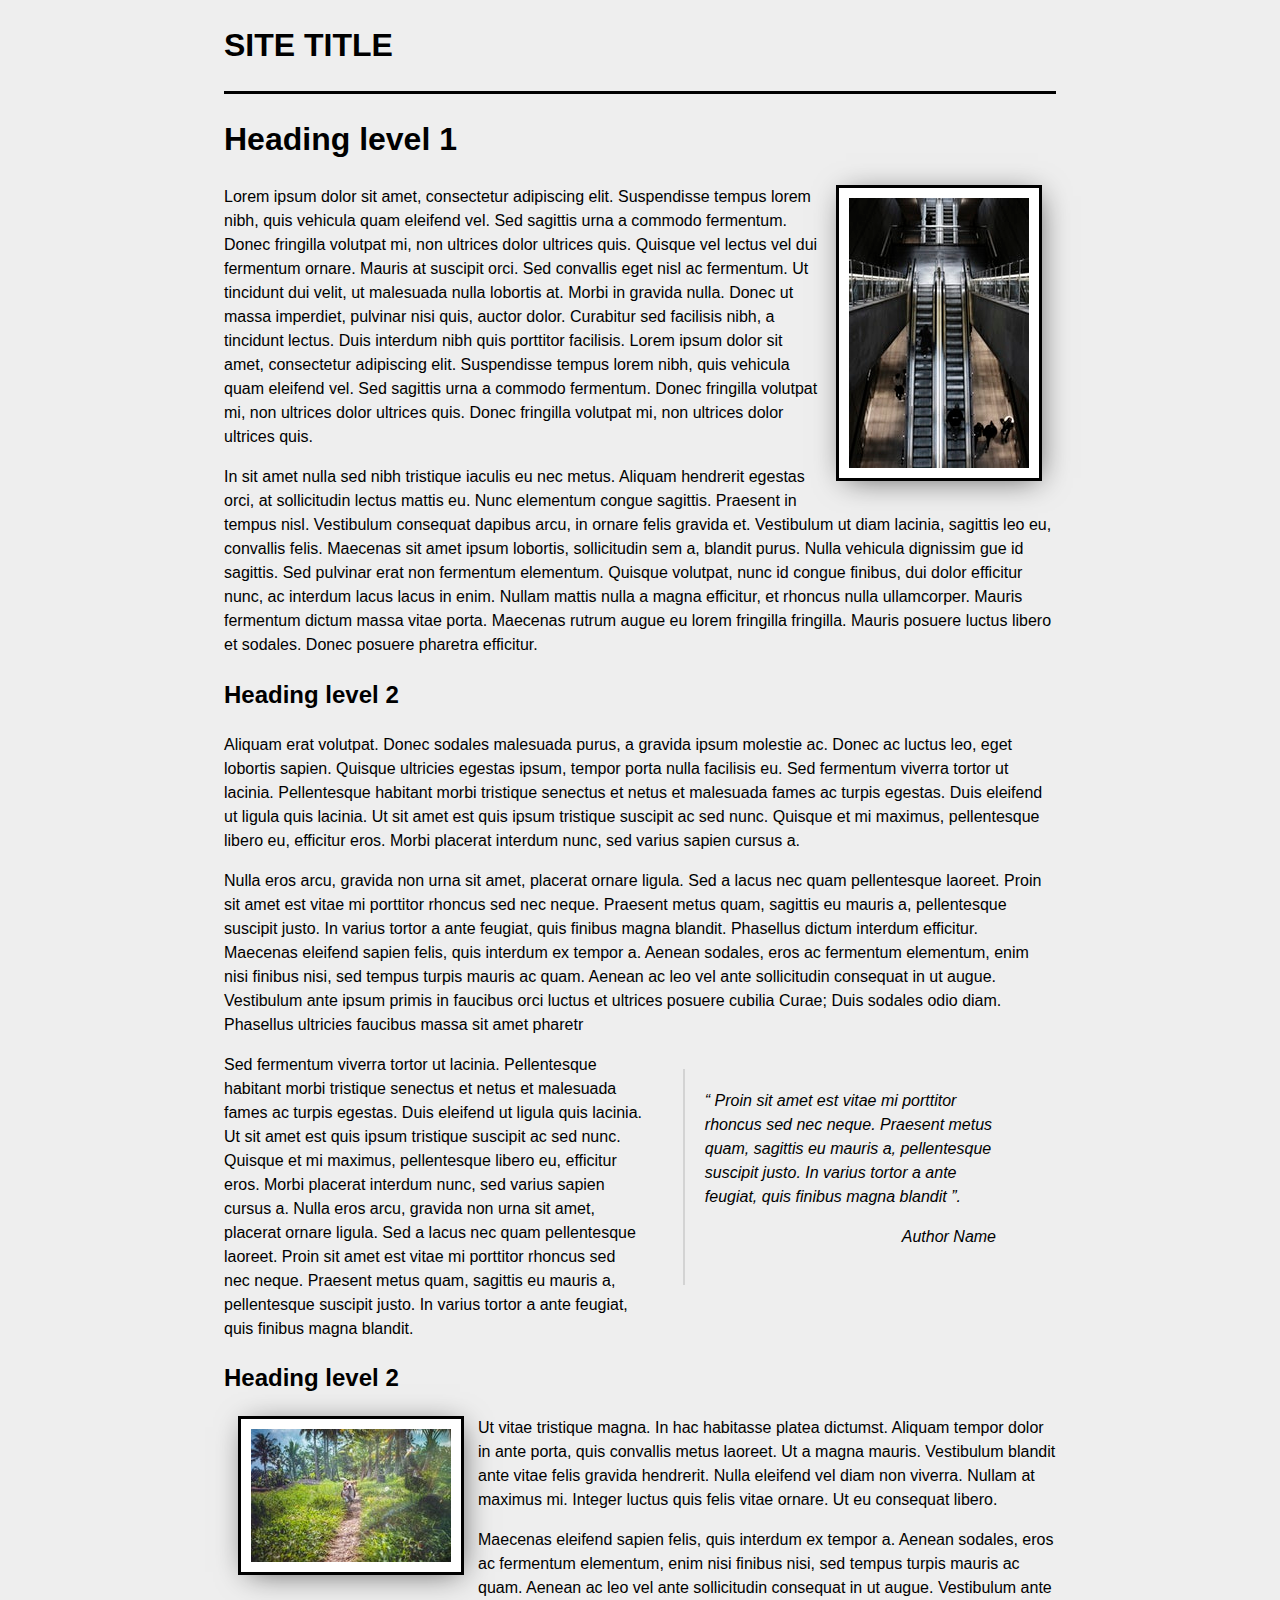
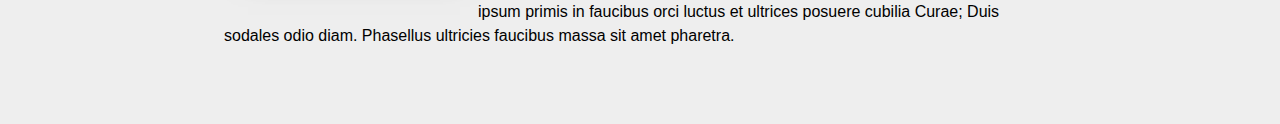
<file: L5_01_Article-with-quotes-and-media/index.html>
<!DOCTYPE html>
<html lang="en">
<head>
    <meta charset="UTF-8">
    <meta name="viewport" content="width=device-width, initial-scale=1.0">
    <title>Article with Quotes and Media</title>
    <link rel="stylesheet" href="styles.css">
</head>
<body>
    <header>
        <h1 class="site-title">
            Site title
        </h1>
    </header>
    <main>
        <section class="first-section">
                <h1>Heading level 1</h1>
            <img src="./images/picture1.jpg" class="images">
            <p>
                Lorem ipsum dolor sit amet, consectetur adipiscing elit.
             Suspendisse tempus lorem nibh, quis vehicula quam eleifend vel. 
             Sed sagittis urna a commodo fermentum. Donec fringilla volutpat mi, 
             non ultrices dolor ultrices quis. 
             Quisque vel lectus vel dui fermentum ornare. 
             Mauris at suscipit orci. Sed convallis eget nisl ac fermentum. 
             Ut tincidunt dui velit, ut malesuada nulla lobortis at. Morbi in gravida nulla. 
             Donec ut massa imperdiet, pulvinar nisi quis, auctor dolor. Curabitur sed facilisis 
             nibh, a tincidunt lectus. Duis interdum nibh quis porttitor facilisis.
             Lorem ipsum dolor sit amet, consectetur adipiscing elit.
             Suspendisse tempus lorem nibh, quis vehicula quam eleifend vel. 
             Sed sagittis urna a commodo fermentum. Donec fringilla volutpat mi, 
             non ultrices dolor ultrices quis. Donec fringilla volutpat mi, 
             non ultrices dolor ultrices quis.  
             
            </p> 
             <p>
                In sit amet nulla 
                sed nibh tristique iaculis eu nec metus.
                Aliquam hendrerit egestas orci, at sollicitudin lectus mattis eu. 
                Nunc elementum congue sagittis. Praesent in tempus nisl. Vestibulum consequat dapibus arcu, 
                in ornare felis gravida et. Vestibulum ut diam lacinia, sagittis leo eu, convallis felis. 
                Maecenas sit amet ipsum lobortis, sollicitudin sem a, blandit purus. Nulla vehicula dignissim 
                gue id sagittis. Sed pulvinar erat non fermentum elementum. Quisque volutpat, nunc id congue 
                finibus, dui dolor efficitur nunc, ac interdum lacus lacus in enim. Nullam mattis nulla a magna efficitur, 
                et rhoncus nulla ullamcorper. Mauris fermentum dictum massa vitae porta. Maecenas rutrum augue eu lorem fringilla 
                fringilla. Mauris posuere luctus libero et sodales. Donec posuere pharetra efficitur.
             </p>
        </section>
        <section>
            <h2>Heading level 2</h2>
                
            <p>
                Aliquam erat volutpat. 
                Donec sodales malesuada purus, a gravida ipsum molestie ac. 
                Donec ac luctus leo, eget lobortis sapien. Quisque ultricies egestas ipsum, tempor porta nulla facilisis eu. 
                Sed fermentum viverra tortor ut lacinia. 
                Pellentesque habitant morbi tristique senectus et netus et malesuada fames ac turpis egestas. 
                Duis eleifend ut ligula quis lacinia. 
                Ut sit amet est quis ipsum tristique suscipit ac sed nunc. Quisque et mi maximus, pellentesque libero eu, efficitur eros.
                Morbi placerat interdum nunc, sed varius sapien cursus a.
            </p>
                
            <p>
                Nulla eros arcu, gravida non urna sit amet, placerat ornare ligula. 
                Sed a lacus nec quam pellentesque laoreet. Proin sit amet est vitae mi porttitor rhoncus sed nec neque. Praesent metus quam, 
                sagittis eu mauris a, pellentesque suscipit justo. In varius tortor a ante feugiat, quis finibus magna blandit.
                Phasellus dictum interdum efficitur. Maecenas eleifend sapien felis, quis interdum ex tempor a. 
                Aenean sodales, eros ac fermentum elementum, enim nisi finibus nisi, sed tempus turpis mauris ac quam.
                 Aenean ac leo vel ante sollicitudin consequat in ut augue. 
                 Vestibulum ante ipsum primis in faucibus orci luctus et ultrices posuere cubilia Curae; Duis sodales odio diam. 
                 Phasellus ultricies faucibus massa sit amet pharetr
            </p>

                <blockquote class="quote">
                    <q>
                        Proin sit amet est vitae mi porttitor rhoncus sed nec neque. Praesent metus quam, sagittis eu mauris a, pellentesque suscipit justo. 
                In varius tortor a ante feugiat, quis finibus magna blandit
                    </q>.
                <p>
                    Author Name
                </p>

                </blockquote>
            <p>
                Sed fermentum viverra tortor ut lacinia. Pellentesque habitant morbi tristique senectus et netus et malesuada fames ac turpis egestas. 
                Duis eleifend ut ligula quis lacinia. 
                Ut sit amet est quis ipsum tristique suscipit ac sed nunc. Quisque et mi maximus, pellentesque libero eu, efficitur eros. 
                Morbi placerat interdum nunc, sed varius sapien cursus a. Nulla eros arcu, gravida non urna sit amet, placerat ornare ligula. 
                Sed a lacus nec quam pellentesque laoreet. Proin sit amet est vitae mi porttitor rhoncus sed nec neque. Praesent metus quam, sagittis 
                eu mauris a, pellentesque suscipit justo. In varius tortor a ante feugiat, quis finibus magna blandit.
            </p>
         </section>
         <section class="third-section">
            <h2>
                Heading level 2
            </h2>
            <img src="./images/picture2.jpg" class="images">
            <p>
                Ut vitae tristique magna. In hac habitasse platea dictumst.
            Aliquam tempor dolor in ante porta, quis convallis metus laoreet. 
            Ut a magna mauris. Vestibulum blandit ante vitae felis gravida hendrerit. 
            Nulla eleifend vel diam non viverra. Nullam at maximus mi. Integer luctus quis felis vitae ornare.
            Ut eu consequat libero.
            </p>
            <p>
                Maecenas eleifend sapien felis, quis interdum ex tempor a. Aenean sodales, eros ac fermentum elementum, 
            enim nisi finibus nisi, sed tempus turpis mauris ac quam. Aenean ac leo vel ante sollicitudin consequat in ut augue.
             Vestibulum ante ipsum primis in faucibus orci luctus et ultrices posuere cubilia Curae; Duis sodales odio diam. 
             Phasellus ultricies faucibus massa sit amet pharetra.
            
            </p>
         </section>
    </main>
</body>
</html>
</file>
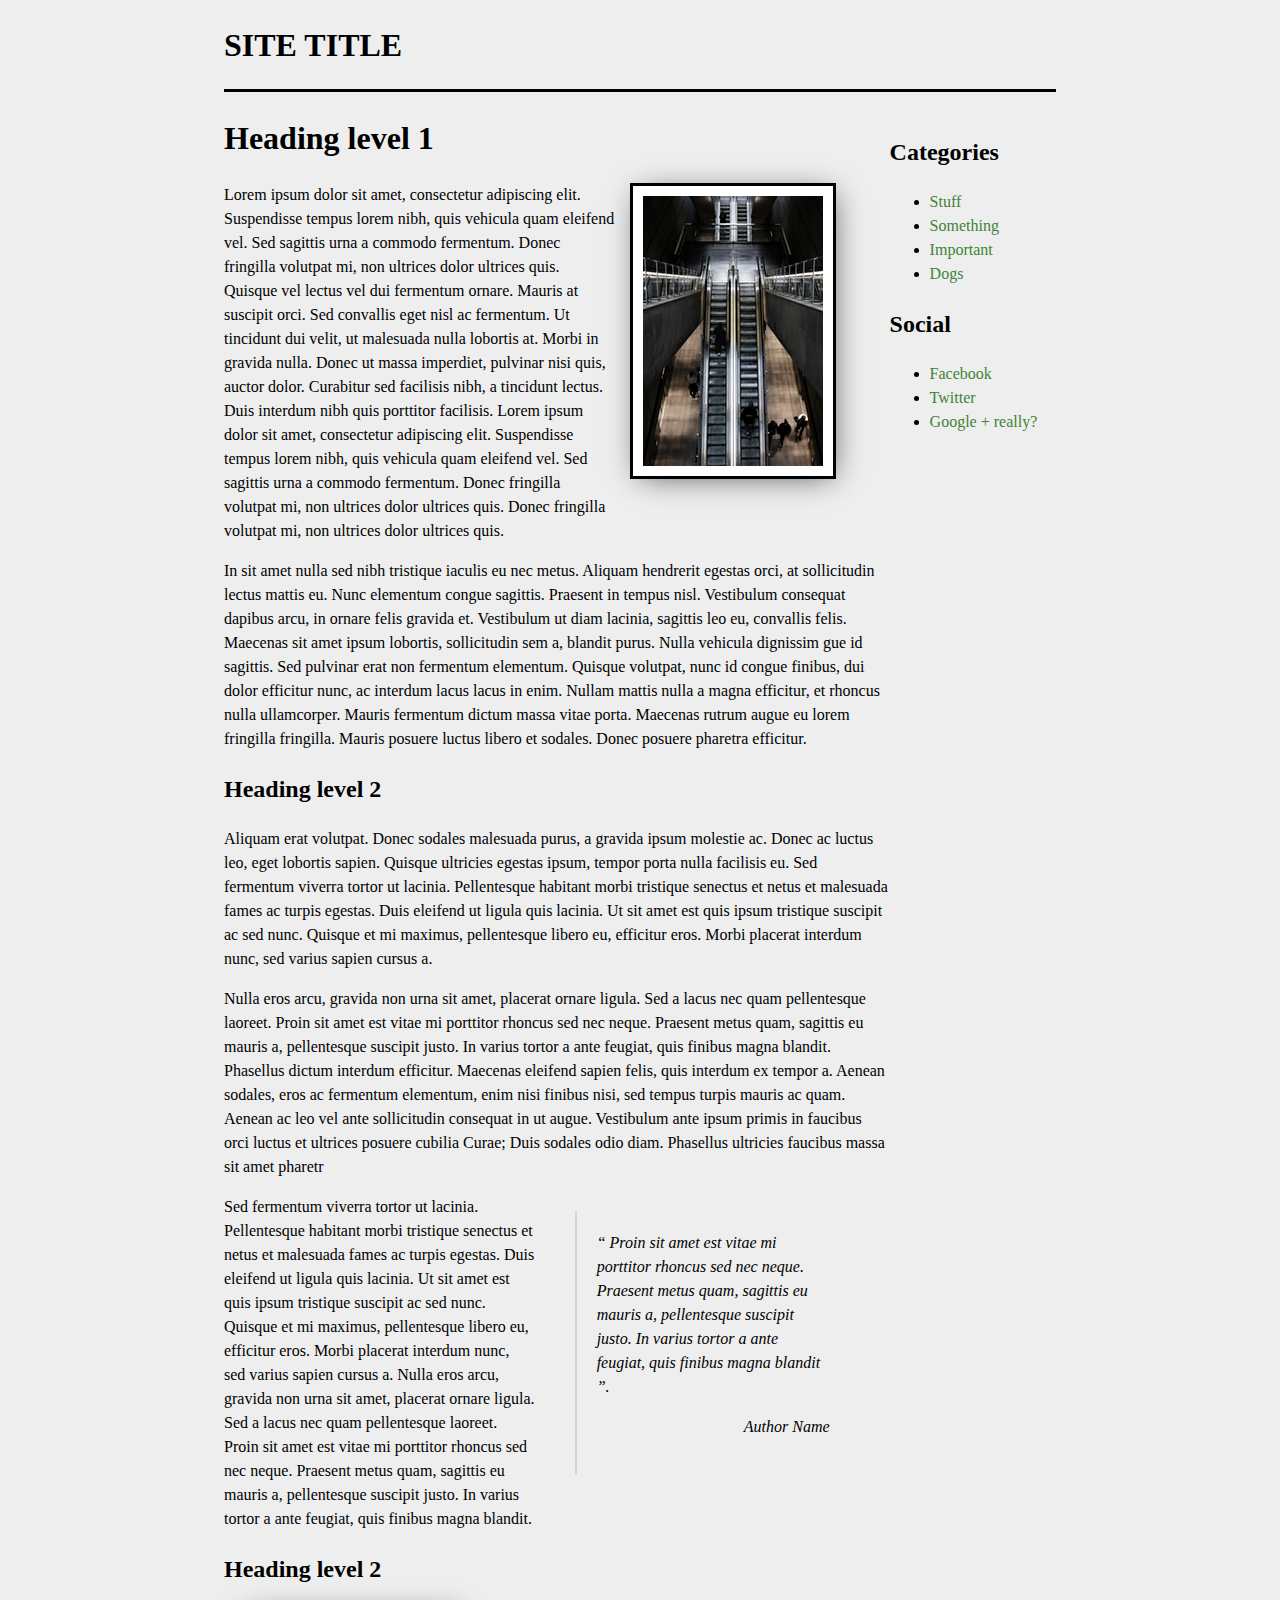
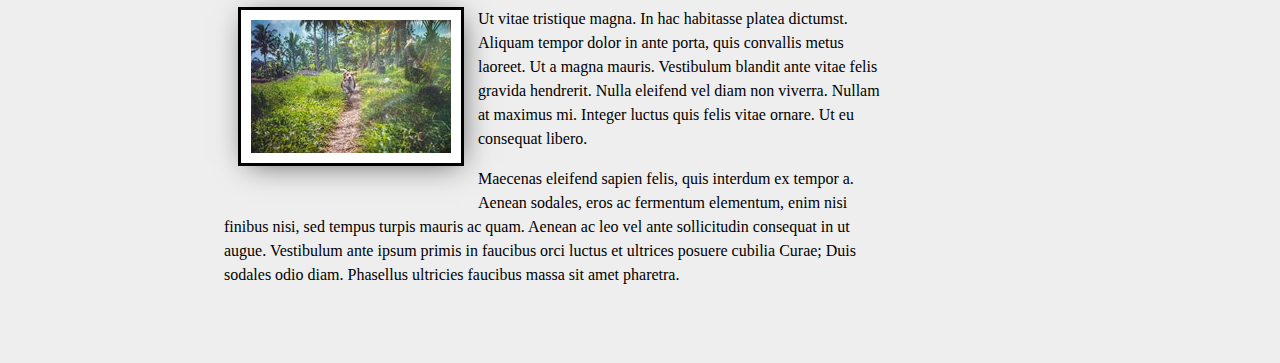
<file: L5_02_Blog-layout-float/index.html>
<!DOCTYPE html>
<html lang="en">
<head>
    <meta charset="UTF-8">
    <meta name="viewport" content="width=device-width, initial-scale=1.0">
    <title>Blog Layout - Float</title>
    <link rel="stylesheet" href="styles.css">
</head>
<body>
    <header>
        <h1 class="site-title">
            Site title
        </h1>
    </header>
    <main>
        <aside class="secondary-info">
            <h2>
                Categories
            </h2>
            <ul>
                <li><a href="#">Stuff</a></li>
                <li><a href="#">Something</a></li>
                <li><a href="#">Important</a></li>
                <li><a href="#">Dogs</a></li>
            </ul>
            <h2>
                Social
            </h2>
            <ul>
                <li><a href="#">Facebook</a></li>
                <li><a href="#">Twitter</a></li>
                <li><a href="#">Google + really?</a></li>
            </ul>
        </aside>
        <section class="first-section">
                <h1>Heading level 1</h1>
            <img src="./images/first-image.jpg" class="images">
            <p>
                Lorem ipsum dolor sit amet, consectetur adipiscing elit.
             Suspendisse tempus lorem nibh, quis vehicula quam eleifend vel. 
             Sed sagittis urna a commodo fermentum. Donec fringilla volutpat mi, 
             non ultrices dolor ultrices quis. 
             Quisque vel lectus vel dui fermentum ornare. 
             Mauris at suscipit orci. Sed convallis eget nisl ac fermentum. 
             Ut tincidunt dui velit, ut malesuada nulla lobortis at. Morbi in gravida nulla. 
             Donec ut massa imperdiet, pulvinar nisi quis, auctor dolor. Curabitur sed facilisis 
             nibh, a tincidunt lectus. Duis interdum nibh quis porttitor facilisis.
             Lorem ipsum dolor sit amet, consectetur adipiscing elit.
             Suspendisse tempus lorem nibh, quis vehicula quam eleifend vel. 
             Sed sagittis urna a commodo fermentum. Donec fringilla volutpat mi, 
             non ultrices dolor ultrices quis. Donec fringilla volutpat mi, 
             non ultrices dolor ultrices quis.  
             
            </p> 
             <p>
                In sit amet nulla 
                sed nibh tristique iaculis eu nec metus.
                Aliquam hendrerit egestas orci, at sollicitudin lectus mattis eu. 
                Nunc elementum congue sagittis. Praesent in tempus nisl. Vestibulum consequat dapibus arcu, 
                in ornare felis gravida et. Vestibulum ut diam lacinia, sagittis leo eu, convallis felis. 
                Maecenas sit amet ipsum lobortis, sollicitudin sem a, blandit purus. Nulla vehicula dignissim 
                gue id sagittis. Sed pulvinar erat non fermentum elementum. Quisque volutpat, nunc id congue 
                finibus, dui dolor efficitur nunc, ac interdum lacus lacus in enim. Nullam mattis nulla a magna efficitur, 
                et rhoncus nulla ullamcorper. Mauris fermentum dictum massa vitae porta. Maecenas rutrum augue eu lorem fringilla 
                fringilla. Mauris posuere luctus libero et sodales. Donec posuere pharetra efficitur.
             </p>
        </section>
        <section class="second-section">
            <h2>Heading level 2</h2>
                
            <p>
                Aliquam erat volutpat. 
                Donec sodales malesuada purus, a gravida ipsum molestie ac. 
                Donec ac luctus leo, eget lobortis sapien. Quisque ultricies egestas ipsum, tempor porta nulla facilisis eu. 
                Sed fermentum viverra tortor ut lacinia. 
                Pellentesque habitant morbi tristique senectus et netus et malesuada fames ac turpis egestas. 
                Duis eleifend ut ligula quis lacinia. 
                Ut sit amet est quis ipsum tristique suscipit ac sed nunc. Quisque et mi maximus, pellentesque libero eu, efficitur eros.
                Morbi placerat interdum nunc, sed varius sapien cursus a.
            </p>
                
            <p>
                Nulla eros arcu, gravida non urna sit amet, placerat ornare ligula. 
                Sed a lacus nec quam pellentesque laoreet. Proin sit amet est vitae mi porttitor rhoncus sed nec neque. Praesent metus quam, 
                sagittis eu mauris a, pellentesque suscipit justo. In varius tortor a ante feugiat, quis finibus magna blandit.
                Phasellus dictum interdum efficitur. Maecenas eleifend sapien felis, quis interdum ex tempor a. 
                Aenean sodales, eros ac fermentum elementum, enim nisi finibus nisi, sed tempus turpis mauris ac quam.
                 Aenean ac leo vel ante sollicitudin consequat in ut augue. 
                 Vestibulum ante ipsum primis in faucibus orci luctus et ultrices posuere cubilia Curae; Duis sodales odio diam. 
                 Phasellus ultricies faucibus massa sit amet pharetr
            </p>

                <blockquote class="quote">
                    <q>
                        Proin sit amet est vitae mi porttitor rhoncus sed nec neque. Praesent metus quam, sagittis eu mauris a, pellentesque suscipit justo. 
                In varius tortor a ante feugiat, quis finibus magna blandit
                    </q>.
                <p>
                    Author Name
                </p>

                </blockquote>
            <p>
                Sed fermentum viverra tortor ut lacinia. Pellentesque habitant morbi tristique senectus et netus et malesuada fames ac turpis egestas. 
                Duis eleifend ut ligula quis lacinia. 
                Ut sit amet est quis ipsum tristique suscipit ac sed nunc. Quisque et mi maximus, pellentesque libero eu, efficitur eros. 
                Morbi placerat interdum nunc, sed varius sapien cursus a. Nulla eros arcu, gravida non urna sit amet, placerat ornare ligula. 
                Sed a lacus nec quam pellentesque laoreet. Proin sit amet est vitae mi porttitor rhoncus sed nec neque. Praesent metus quam, sagittis 
                eu mauris a, pellentesque suscipit justo. In varius tortor a ante feugiat, quis finibus magna blandit.
            </p>
         </section>
         <section class="third-section">
            <h2>
                Heading level 2
            </h2>
            <img src="./images/second-image.jpg" class="images">
            <p>
                Ut vitae tristique magna. In hac habitasse platea dictumst.
            Aliquam tempor dolor in ante porta, quis convallis metus laoreet. 
            Ut a magna mauris. Vestibulum blandit ante vitae felis gravida hendrerit. 
            Nulla eleifend vel diam non viverra. Nullam at maximus mi. Integer luctus quis felis vitae ornare.
            Ut eu consequat libero.
            </p>
            <p>
                Maecenas eleifend sapien felis, quis interdum ex tempor a. Aenean sodales, eros ac fermentum elementum, 
            enim nisi finibus nisi, sed tempus turpis mauris ac quam. Aenean ac leo vel ante sollicitudin consequat in ut augue.
             Vestibulum ante ipsum primis in faucibus orci luctus et ultrices posuere cubilia Curae; Duis sodales odio diam. 
             Phasellus ultricies faucibus massa sit amet pharetra.
            
            </p>
         </section>
    </main>
</body>
</html>
</file>
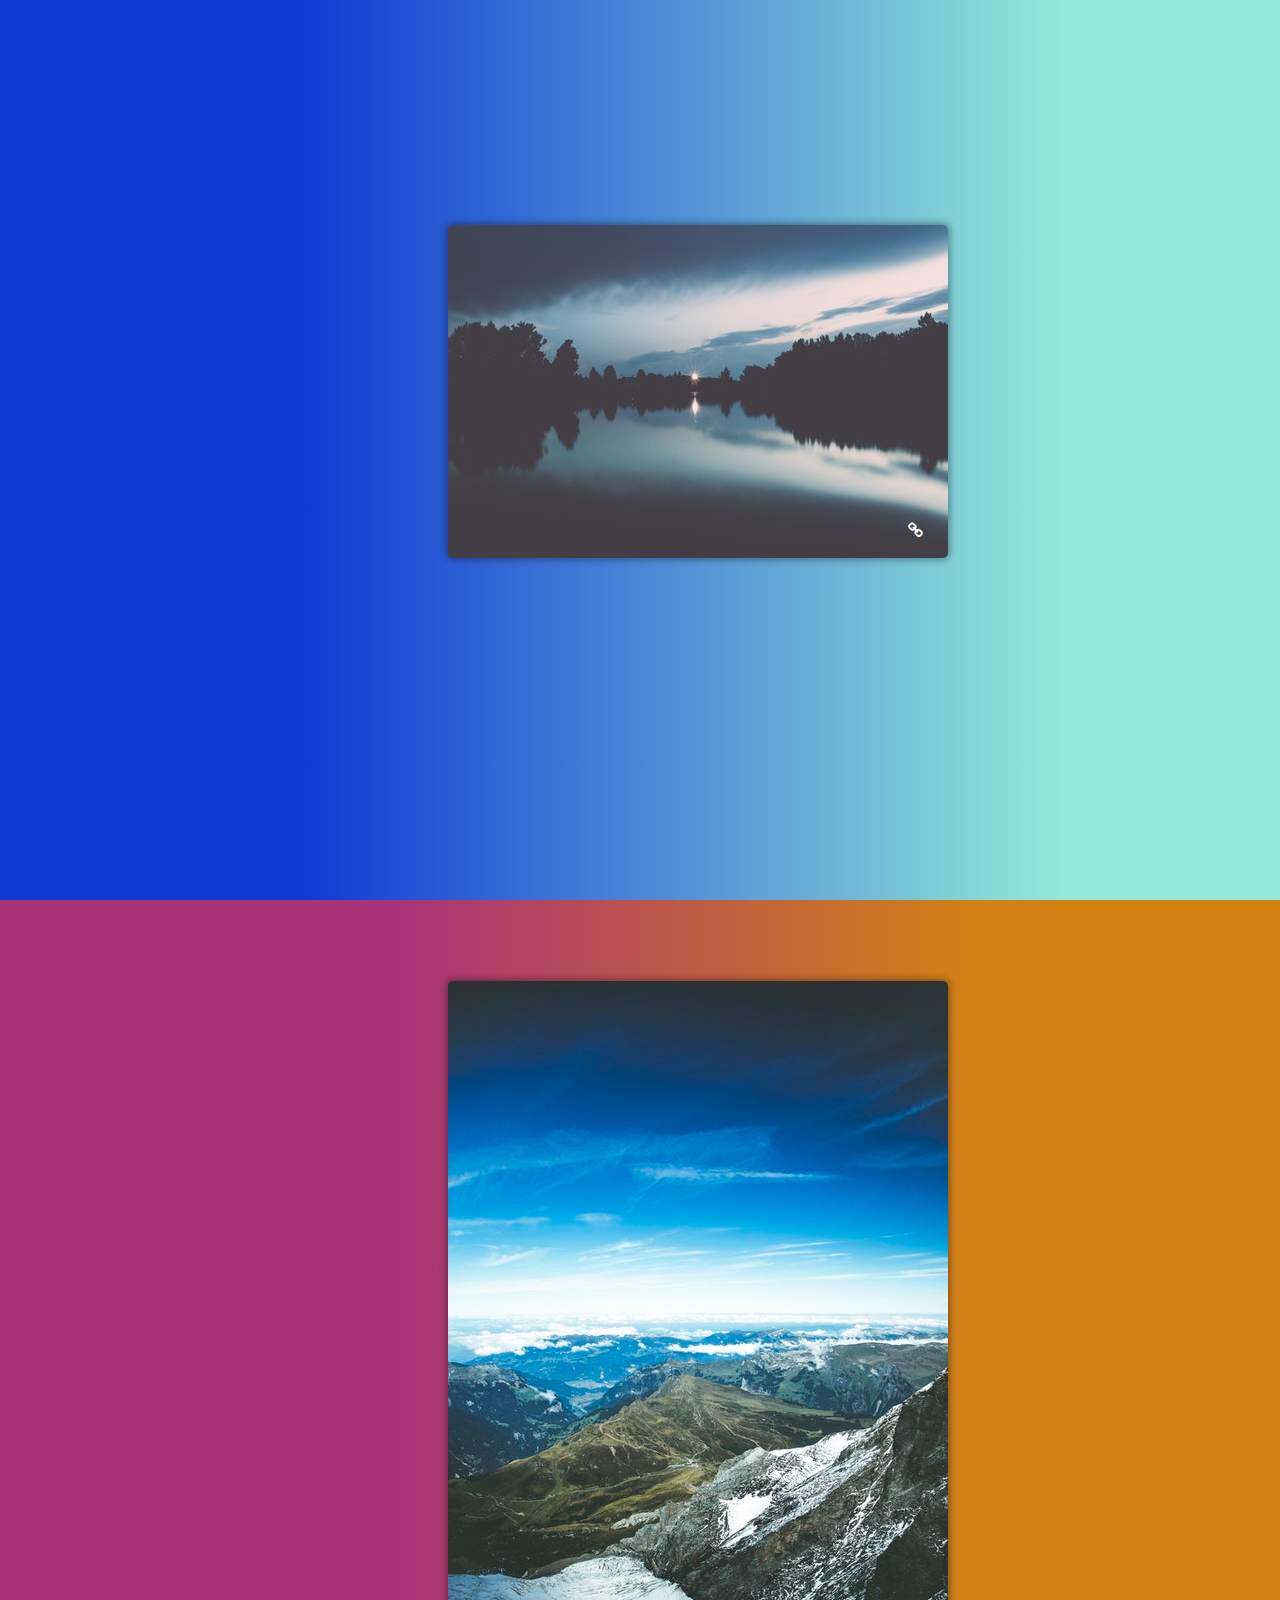
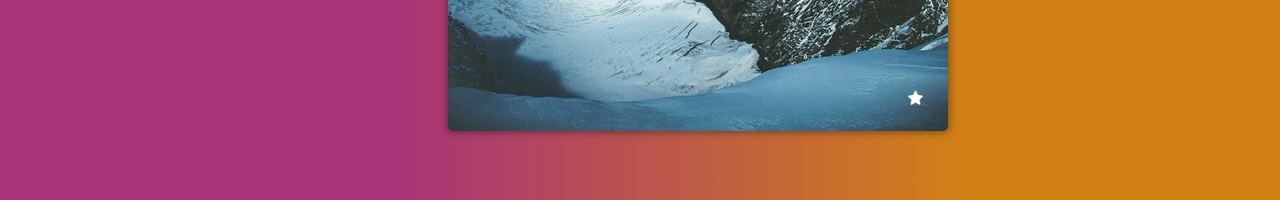
<file: L5_03_Position-playground/index.html>
<!DOCTYPE html>
<html lang="en">
<head>
    <meta charset="UTF-8">
    <meta name="viewport" content="width=device-width, initial-scale=1.0">
    <title>Positioning Playground</title>
    <link rel="stylesheet" href="styles.css">
</head>
<body>
    <div class="vewport">
        <section class="card">
            <img src="./images/picture1.jpg" class="first-image">
            <i class="fa fa-link"></i>
        </section>
    </div>
    <div class="vewport">
        <section class="card">
            <img src="./images/picture2.jpg" class="second-image">
            <i class="fa fa-star"></i>
        </section>
    </div>
</body>
</html>
</file>
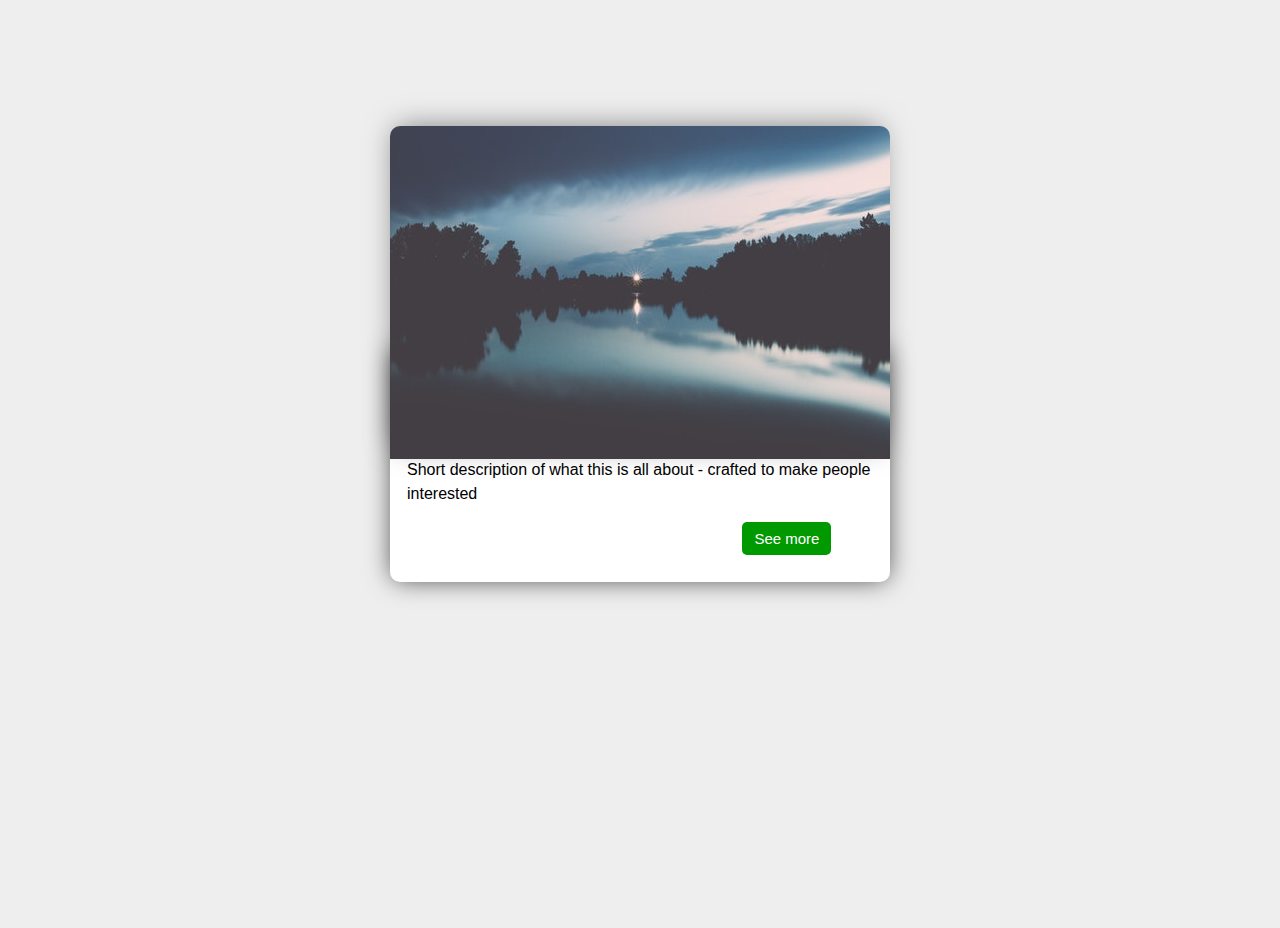
<file: L5_04_Center-position-and-transform/index.html>
<!DOCTYPE html>
<html lang="en">
<head>
    <meta charset="UTF-8">
    <meta name="viewport" content="width=device-width, initial-scale=1.0">
    <title>Center Position and Transform</title>
    <link rel="stylesheet" href="styles.css">
</head>
<body>
    <section class="card">
        <div class="image-container">
            <img src="./images/picture1.jpg" alt="">
        </div>
        <div class="text-container">
            <h1>Card Title</h1>
            <p>
                Short description of what this is all about - crafted to make people interested
            </p>
            <button>See more</button>
        </div>
    </section>
</body>
</html>
</file>
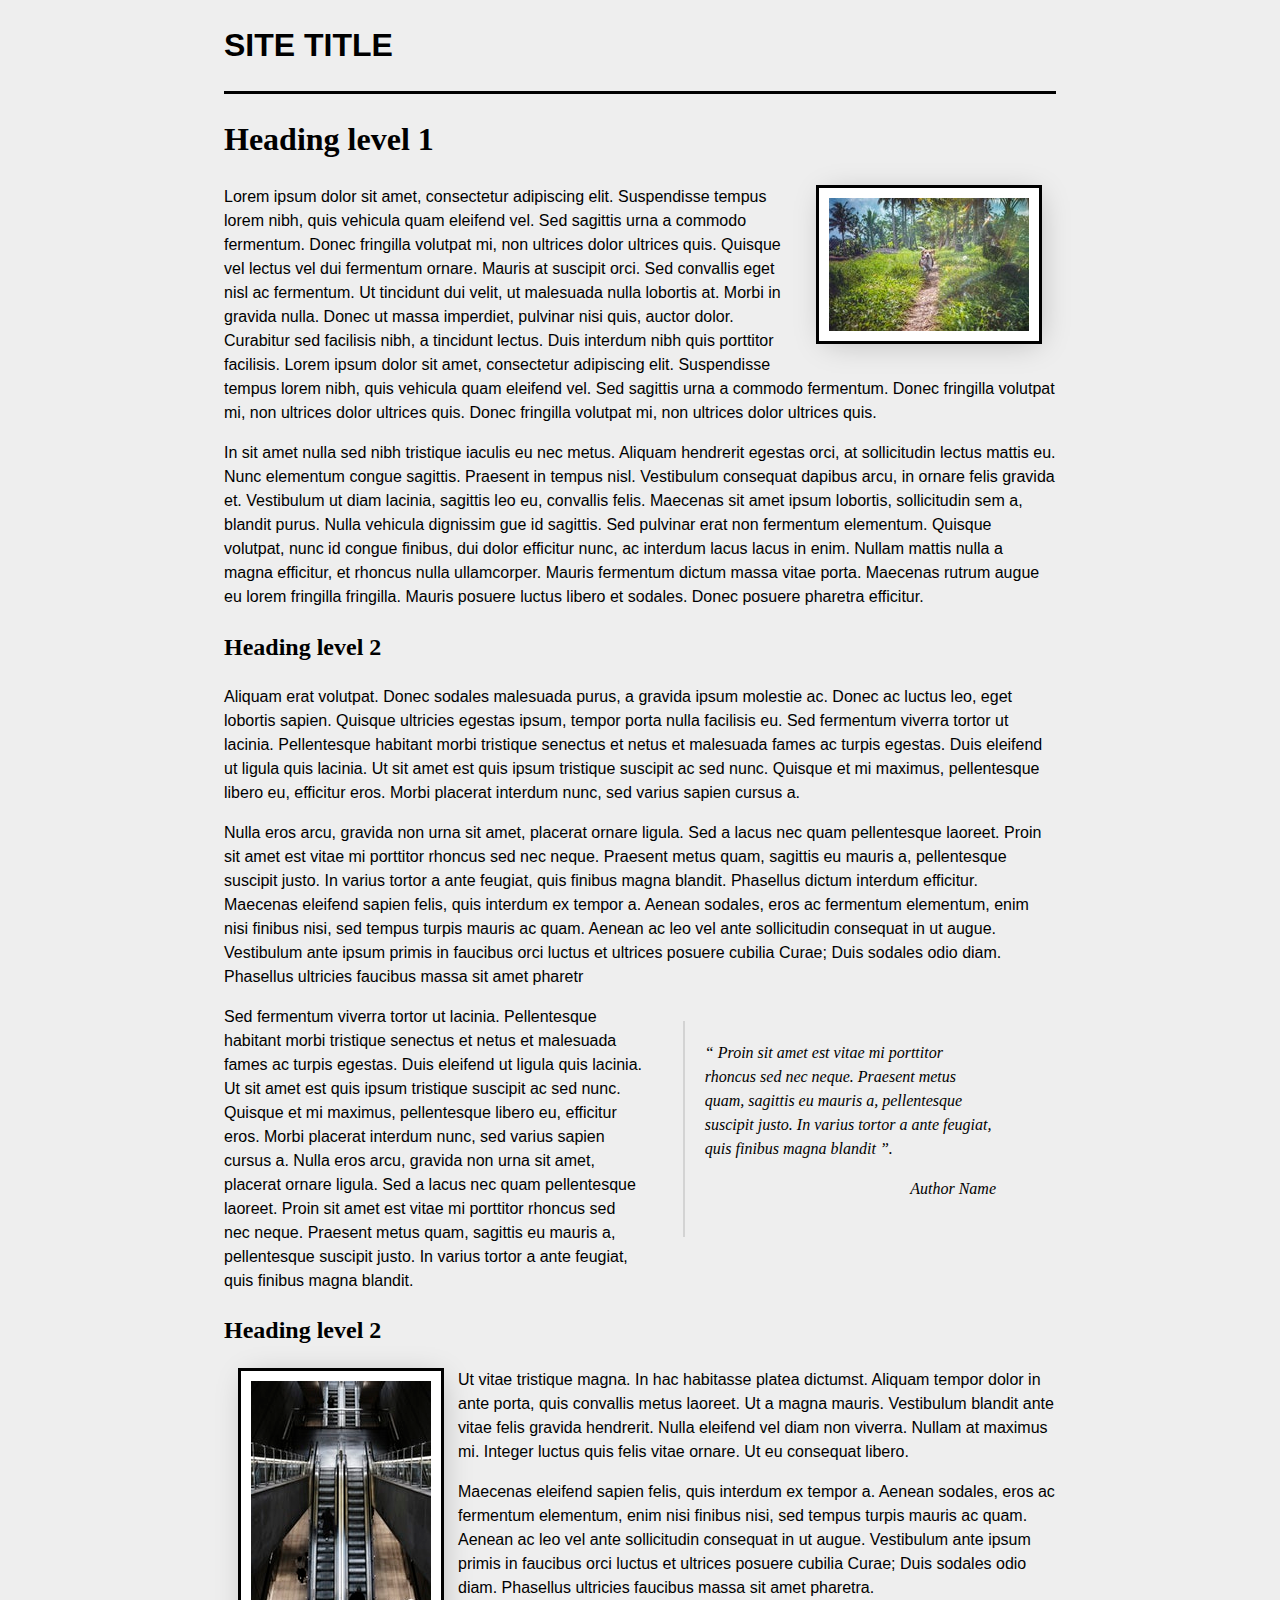
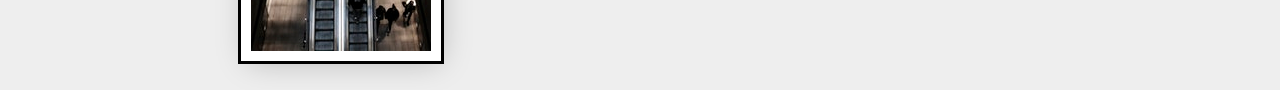
<file: L5_05_Floating-images-and-quotes/index.html>
<!DOCTYPE html>
<html lang="en">
<head>
    <meta charset="UTF-8">
    <meta name="viewport" content="width=device-width, initial-scale=1.0">
    <title>Floating Images and Quotes</title>
    <link rel="stylesheet" href="styles.css">
</head>
<body>
    <header>
        <h1 class="site-title">
            Site title
        </h1>
    </header>
    <main>
        <article>
            <section class="first-section">
                <h1 class="headings">Heading level 1</h1>
            <img src="./images/first-image.jpg" class="images">
            <p>
                Lorem ipsum dolor sit amet, consectetur adipiscing elit.
             Suspendisse tempus lorem nibh, quis vehicula quam eleifend vel. 
             Sed sagittis urna a commodo fermentum. Donec fringilla volutpat mi, 
             non ultrices dolor ultrices quis. 
             Quisque vel lectus vel dui fermentum ornare. 
             Mauris at suscipit orci. Sed convallis eget nisl ac fermentum. 
             Ut tincidunt dui velit, ut malesuada nulla lobortis at. Morbi in gravida nulla. 
             Donec ut massa imperdiet, pulvinar nisi quis, auctor dolor. Curabitur sed facilisis 
             nibh, a tincidunt lectus. Duis interdum nibh quis porttitor facilisis.
             Lorem ipsum dolor sit amet, consectetur adipiscing elit.
             Suspendisse tempus lorem nibh, quis vehicula quam eleifend vel. 
             Sed sagittis urna a commodo fermentum. Donec fringilla volutpat mi, 
             non ultrices dolor ultrices quis. Donec fringilla volutpat mi, 
             non ultrices dolor ultrices quis.  
             
            </p> 
             <p>
                In sit amet nulla 
                sed nibh tristique iaculis eu nec metus.
                Aliquam hendrerit egestas orci, at sollicitudin lectus mattis eu. 
                Nunc elementum congue sagittis. Praesent in tempus nisl. Vestibulum consequat dapibus arcu, 
                in ornare felis gravida et. Vestibulum ut diam lacinia, sagittis leo eu, convallis felis. 
                Maecenas sit amet ipsum lobortis, sollicitudin sem a, blandit purus. Nulla vehicula dignissim 
                gue id sagittis. Sed pulvinar erat non fermentum elementum. Quisque volutpat, nunc id congue 
                finibus, dui dolor efficitur nunc, ac interdum lacus lacus in enim. Nullam mattis nulla a magna efficitur, 
                et rhoncus nulla ullamcorper. Mauris fermentum dictum massa vitae porta. Maecenas rutrum augue eu lorem fringilla 
                fringilla. Mauris posuere luctus libero et sodales. Donec posuere pharetra efficitur.
             </p>
        </section>
        <section>
            <h2 class="headings">Heading level 2</h2>
                
            <p>
                Aliquam erat volutpat. 
                Donec sodales malesuada purus, a gravida ipsum molestie ac. 
                Donec ac luctus leo, eget lobortis sapien. Quisque ultricies egestas ipsum, tempor porta nulla facilisis eu. 
                Sed fermentum viverra tortor ut lacinia. 
                Pellentesque habitant morbi tristique senectus et netus et malesuada fames ac turpis egestas. 
                Duis eleifend ut ligula quis lacinia. 
                Ut sit amet est quis ipsum tristique suscipit ac sed nunc. Quisque et mi maximus, pellentesque libero eu, efficitur eros.
                Morbi placerat interdum nunc, sed varius sapien cursus a.
            </p>
                
            <p>
                Nulla eros arcu, gravida non urna sit amet, placerat ornare ligula. 
                Sed a lacus nec quam pellentesque laoreet. Proin sit amet est vitae mi porttitor rhoncus sed nec neque. Praesent metus quam, 
                sagittis eu mauris a, pellentesque suscipit justo. In varius tortor a ante feugiat, quis finibus magna blandit.
                Phasellus dictum interdum efficitur. Maecenas eleifend sapien felis, quis interdum ex tempor a. 
                Aenean sodales, eros ac fermentum elementum, enim nisi finibus nisi, sed tempus turpis mauris ac quam.
                 Aenean ac leo vel ante sollicitudin consequat in ut augue. 
                 Vestibulum ante ipsum primis in faucibus orci luctus et ultrices posuere cubilia Curae; Duis sodales odio diam. 
                 Phasellus ultricies faucibus massa sit amet pharetr
            </p>

                <blockquote class="quote">
                    <q>
                        Proin sit amet est vitae mi porttitor rhoncus sed nec neque. Praesent metus quam, sagittis eu mauris a, pellentesque suscipit justo. 
                In varius tortor a ante feugiat, quis finibus magna blandit
                    </q>.
                <p>
                    Author Name
                </p>

                </blockquote>
            <p>
                Sed fermentum viverra tortor ut lacinia. Pellentesque habitant morbi tristique senectus et netus et malesuada fames ac turpis egestas. 
                Duis eleifend ut ligula quis lacinia. 
                Ut sit amet est quis ipsum tristique suscipit ac sed nunc. Quisque et mi maximus, pellentesque libero eu, efficitur eros. 
                Morbi placerat interdum nunc, sed varius sapien cursus a. Nulla eros arcu, gravida non urna sit amet, placerat ornare ligula. 
                Sed a lacus nec quam pellentesque laoreet. Proin sit amet est vitae mi porttitor rhoncus sed nec neque. Praesent metus quam, sagittis 
                eu mauris a, pellentesque suscipit justo. In varius tortor a ante feugiat, quis finibus magna blandit.
            </p>
         </section>
         <section class="third-section">
            <h2 class="headings">
                Heading level 2
            </h2>
            <img src="./images/second-image.jpg" class="images">
            <p>
                Ut vitae tristique magna. In hac habitasse platea dictumst.
            Aliquam tempor dolor in ante porta, quis convallis metus laoreet. 
            Ut a magna mauris. Vestibulum blandit ante vitae felis gravida hendrerit. 
            Nulla eleifend vel diam non viverra. Nullam at maximus mi. Integer luctus quis felis vitae ornare.
            Ut eu consequat libero.
            </p>
            <p>
                Maecenas eleifend sapien felis, quis interdum ex tempor a. Aenean sodales, eros ac fermentum elementum, 
            enim nisi finibus nisi, sed tempus turpis mauris ac quam. Aenean ac leo vel ante sollicitudin consequat in ut augue.
             Vestibulum ante ipsum primis in faucibus orci luctus et ultrices posuere cubilia Curae; Duis sodales odio diam. 
             Phasellus ultricies faucibus massa sit amet pharetra.
            
            </p>
         </section>
        </article>
    </main>
</body>
</html>
</file>
<file: L5_01_Article-with-quotes-and-media/styles.css>
body {
    font-family: Helvetica, sans-serif;
    font-size: 16px;
    line-height: 1.5;
    background-color: rgb(238, 238, 238);
    margin: 0px auto;
    width: 65%;
    padding-bottom: 60px;


}


.site-title {
    display: inline-block;
    font-weight: bold;
    text-transform: uppercase;
}

main {
    border-top: solid 3px black;
}

.images {
    margin: 0px 14px 26px;
    border: solid 3px black;
    padding: 10px;
    background-color: white;
    box-shadow: 3px 4px 29px -7px rgba(0,0,0,0.66);
}

.first-section  img{
    float: right;
}

.quote {
    font-style: italic;
    float: right;
    width: 35%;
    border-left: solid 2px lightgrey;
    padding: 20px;
}
.quote p {
    text-align: right;
}

.third-section img{
    float: left;
}
</file>
<file: L5_02_Blog-layout-float/styles.css>
body {
    font-family: Georgia, serif;
    font-size: 16px;
    line-height: 1.5;
    background-color: rgb(238, 238, 238);
    margin: 0px auto;
    width: 65%;
    padding-bottom: 60px;


}

.site-title {
    font-family: Georgia, serif;
    text-transform: uppercase;
    font-weight: bold;
    border-bottom: solid 3px black;
    padding-bottom: 20px;
}

.images {
    margin: 0px 14px 26px;
    border: solid 3px black;
    padding: 10px;
    background-color: white;
    box-shadow: 3px 4px 29px -7px rgba(0,0,0,0.66);
}

.first-section, .second-section, .third-section {
    width: 80%;
}

.first-section  img{
    float: right;
}

.quote {
    font-family: Georgia, serif;
    font-style: italic;
    float: right;
    width: 35%;
    border-left: solid 2px lightgrey;
    padding: 20px;
}
.quote p {
    text-align: right;
}

.third-section img{
    float: left;
}

.secondary-info {
    float: right;
    width: 20%;
    margin-left: 40px;
}
.secondary-info a {
    color: rgb(64, 131, 57);
    text-decoration: none;
}
</file>
<file: L5_04_Center-position-and-transform/styles.css>
body{
    margin: 0px;
    background-color: rgb(238, 238, 238);
    font-family: Helvetica, sans-serif;
    font-size: 1em;
    line-height: 1.5;
}

.card {
    width: 500px;
    margin: 27% auto;
    background-color: white;
    box-shadow: 0px 0px 26px -3px rgba(0,0,0,0.75);
    border-radius: 10px;
}

.image-container img { 
    position: absolute;
    top: 14%;
    border-top-left-radius: 10px;
    border-top-right-radius: 10px;
    box-shadow: -2px -6px 30px -9px rgba(0,0,0,0.54);
}

.text-container {
    padding: 22px 17px 60px 17px;
}

.text-container h1 {
    font-family: Georgia, serif;

}

.text-container button {
    position: absolute;
    left: 58%;
    background-color: rgb(0, 154, 0);
    font-size: 15px;
    color: white;
    padding: 8px 12px;
    border-radius: 5px;
    border: 0px;
    outline: none;
}

.text-container button:hover {
    cursor: pointer;
}
</file>
<file: L5_05_Floating-images-and-quotes/styles.css>
body {
    font-family: Helvetica, sans-serif;
    font-size: 16px;
    line-height: 1.5;
    background-color: rgb(238, 238, 238);
    margin: 0px auto;
    width: 65%;
    padding-bottom: 60px;


}


.site-title {
    display: inline-block;
    font-weight: bold;
    text-transform: uppercase;
}

.headings, .quote {
    font-family: Georgia, serif;
}

main {
    border-top: solid 3px black;
}

.images {
    margin: 0px 14px 26px;
    border: solid 3px black;
    padding: 10px;
    background-color: rgb(255, 255, 255);
    box-shadow: 3px 4px 29px -7px rgba(0, 0, 0, 0.25);
}

.first-section  img{
    float: right;
}

.quote {
    font-style: italic;
    float: right;
    width: 35%;
    border-left: solid 2px lightgrey;
    padding: 20px;
}
.quote p {
    text-align: right;
}

.third-section img{
    float: left;
}
</file>
<file: L5_03_Position-playground/styles.css>
@import url("https://stackpath.bootstrapcdn.com/font-awesome/4.7.0/css/font-awesome.min.css");

body {
    margin: 0px;
}

.vewport:nth-child(1) {
    background: linear-gradient(90deg, rgba(16,59,212,1) 24%, rgba(148,233,216,1) 83%);
    height: 100vh;
}

.vewport:nth-child(2) {
    background: linear-gradient(90deg, rgba(169,51,120,1) 31%, rgba(210,129,21,1) 76%);
    height: 100vh;
}

.card:nth-child(1) {
    display: block;
    position: absolute;
    top: 25%;
    left: 35%;
}

.card img{
    border-radius: 5px;
    box-shadow: 0px 0px 7px 2px rgba(0,0,0,0.35);
}

.card:nth-child(1) i {
    color: white;
    position: absolute;
    top: 88%;
    left: 92%;
}

.vewport:nth-child(2) .card {
    display: block;
    position: absolute;
    top: 109%;
    left: 35%;
}

i:nth-child(1) {
    color: white;
    position: absolute;
    top: 58%;
    left: 63%;
}

.vewport:nth-child(2) i {
    color: white;
    position: absolute;
    top: 94%;
    left: 92%;
}
</file>
